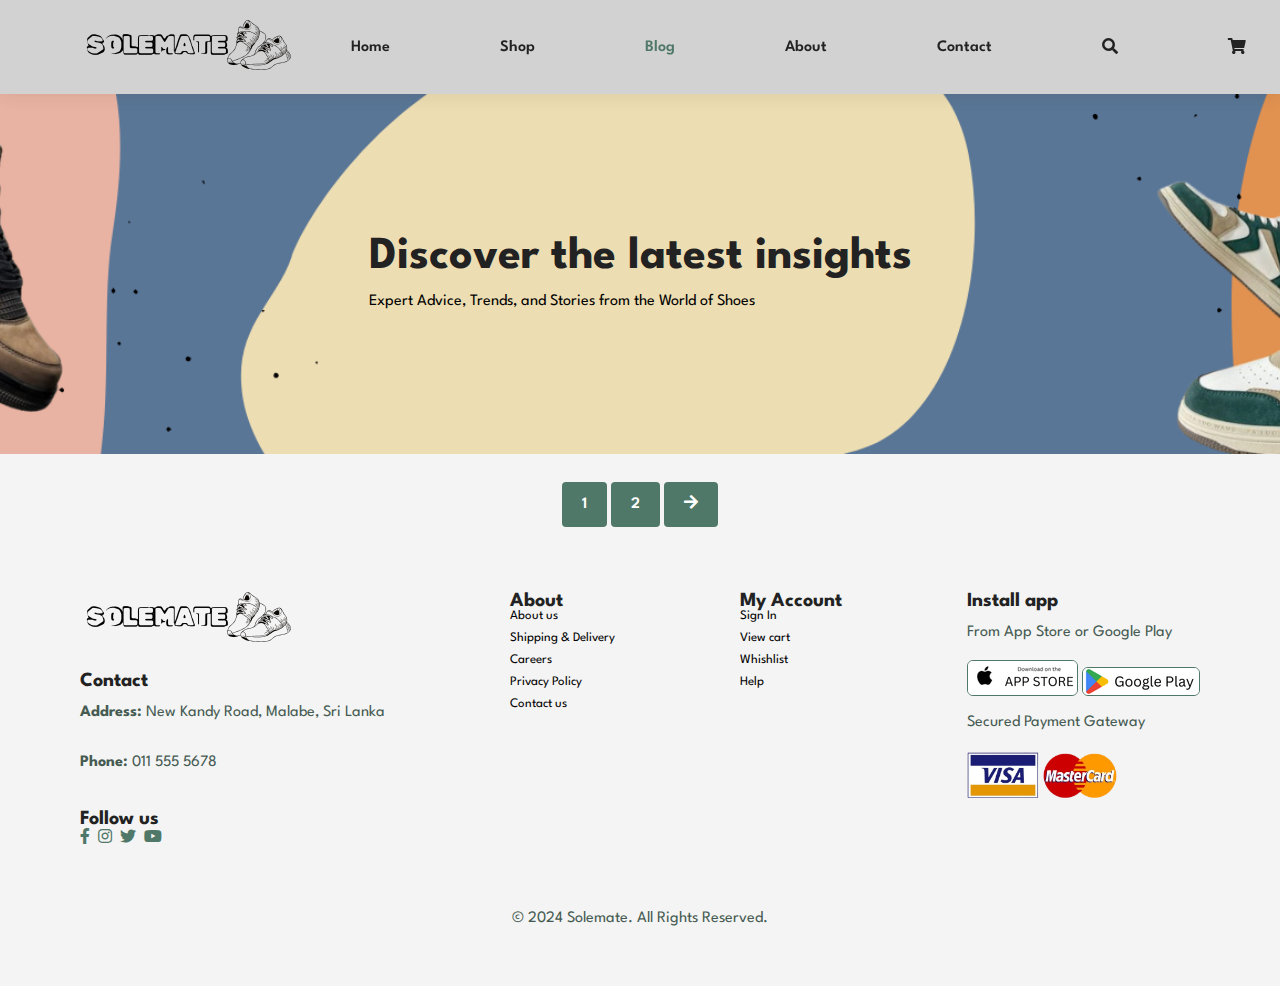
<file: Solemate/blog.html>
<!DOCTYPE html>
<html lang="en">
<head>
    <meta charset="UTF-8">
    <meta http-equiv="X-UA-Compatible" content="IE=Edge">
    <meta name="viewport" content="width=device-width, initial-scale=1.0">
    <title>SOLEMATE</title>
    <link rel="stylesheet" href="https://cdnjs.cloudflare.com/ajax/libs/font-awesome/5.15.4/css/all.min.css" />
    <link rel="stylesheet" href="style.css">
</head>
<body>
    
    <section id="header">
        <a href="#"><img src="SOLEMATE2-removebg-preview.png" width="211" height="50" class="logo"></a>

        <div>
            <ul id="navbar">
                <li><a  href="index.html">Home</a></li>
                <li><a  href="shop.html">Shop</a></li>
                <li><a class="active" href="blog.html">Blog</a></li>
                <li><a href="about.html">About</a></li>
                <li><a href="contact.html">Contact</a></li>
                <li><a href="#" id="search"><i class="fa fa-search" aria-hidden="true"></i></a></li>
                <li><a href="cart.html"><i class="fa fa-shopping-cart" aria-hidden="true"></i></a></li>
                <a href="#" id="close"><i class="fa fa-times"></i></a>

            </ul>
        </div>
        <div id="mobile">
            <a href=""><i class="fa fa-search" aria-hidden="true"></i></a>
            <i id="bar" class="fa fa-bars"></i>
            
        </div>



    </section>

    <section id="page-header" class="blog-header">
        <div class="hero-content">
            
        </div>
    
        <div class="top-right-elements">
            <div class="login">
                <button>Login</button>
            </div>
            <div class="signup">
                <button>Join now</button>
            </div>
        </div>

        <div class="hero-text">
            <h2>Discover the latest insights</h2>
            <p>Expert Advice, Trends, and Stories from the World of Shoes</p>
                <div class="container">

                </div>
        </div>
    </section>

    


    <section id="pagination" class="section-p1">
        <a href="#">1</a>
        <a href="#">2</a>
        <a href="#"><i class="fa fa-arrow-right"></i></a>
    </section>

    <footer class="section-p1">
        <div class="col">
            <img class="logo" src="SOLEMATE2-removebg-preview.png" width="211" height="50">
            <h4>Contact</h4>
            <p> <strong>Address:</strong> New Kandy Road, Malabe, Sri Lanka</p>
            <p> <strong>Phone: </strong> 011 555 5678</p>
            <div class="follow">
                <h4>Follow us</h4>
                <div class="icon">
                    <i class="fab fa-facebook-f"></i>
                    <i class="fab fa-instagram"></i>
                    <i class="fab fa-twitter"></i>
                    <i class="fab fa-youtube"></i>
                    
                </div>

            </div>
        </div>

        <div class="col">
            <h4>About</h4>
            <a href="#">About us</a>
            <a href="#">Shipping & Delivery</a>
            <a href="#">Careers</a>
            <a href="#">Privacy Policy</a>
            <a href="#">Contact us</a>
        </div>

        <div class="col">
            <h4>My Account</h4>
            <a href="#">Sign In</a>
            <a href="#">View cart</a>
            <a href="#">Whishlist</a>
            <a href="#">Help</a>
            
        </div>

        <div class="col install">
            <h4>Install app</h4>
            <p>From App Store or Google Play</p>
            <div class="row">
                <img src="appstore.png">
                <img src="google play.png">
            </div>
            <p>Secured Payment Gateway</p>
            <img src="Bandeira_Visa_E_Master_PNG_Transparent_With_Clear_Background_ID_101011___TopPNG-removebg-preview.png" width="150" height="50">
            
        </div>
        <div class="copyright">
            <p>© 2024 Solemate. All Rights Reserved.</p>
        </div>
    </footer>

    <script src="script.js"></script>
</body>
</html>
</file>
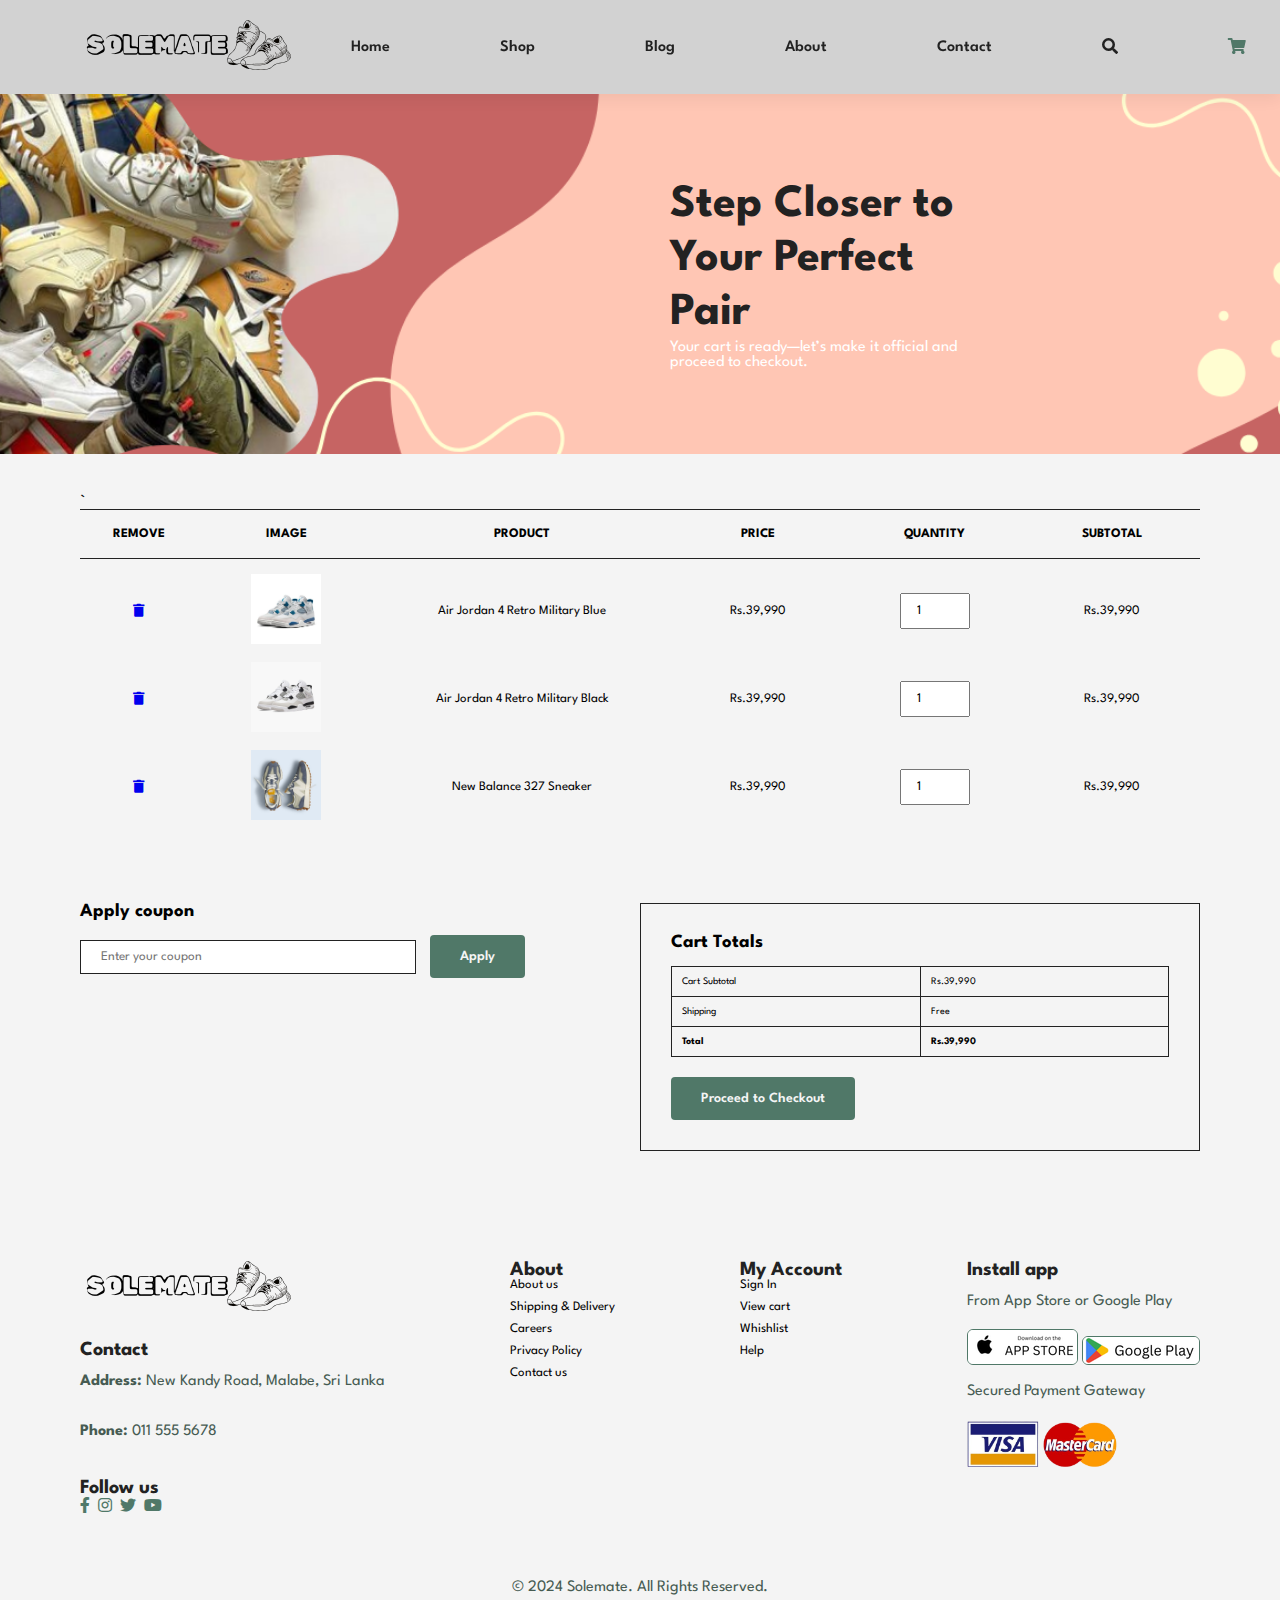
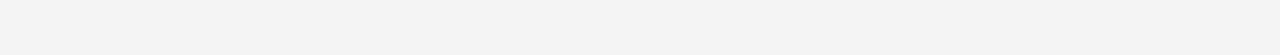
<file: Solemate/cart.html>
<!DOCTYPE html>
<html lang="en">
<head>
    <meta charset="UTF-8">
    <meta http-equiv="X-UA-Compatible" content="IE=Edge">
    <meta name="viewport" content="width=device-width, initial-scale=1.0">
    <title>SOLEMATE</title>
    <link rel="stylesheet" href="https://cdnjs.cloudflare.com/ajax/libs/font-awesome/5.15.4/css/all.min.css" />
    <link rel="stylesheet" href="style.css">
</head>
<body>
    
    <section id="header">
        <a href="#"><img src="SOLEMATE2-removebg-preview.png" width="211" height="50" class="logo"></a>

        <div>
            <ul id="navbar">
                <li><a  href="index.html">Home</a></li>
                <li><a  href="shop.html">Shop</a></li>
                <li><a  href="blog.html">Blog</a></li>
                <li><a href="about.html">About</a></li>
                <li><a  href="contact.html">Contact</a></li>
                <li><a href="#" id="search"><i class="fa fa-search" aria-hidden="true"></i></a></li>
                <li><a class="active" href="cart.html"><i class="fa fa-shopping-cart" aria-hidden="true"></i></a></li>
                <a href="#" id="close"><i class="fa fa-times"></i></a>

            </ul>
        </div>
        <div id="mobile">
            <a href=""><i class="fa fa-search" aria-hidden="true"></i></a>
            <i id="bar" class="fa fa-bars"></i>
            
        </div>



    </section>

    <section id="page-header" class="cart-header">
        <div class="hero-content">
            
        </div>
    
        <div class="top-right-elements">
            <div class="login">
                <button>Login</button>
            </div>
            <div class="signup">
                <button>Join now</button>
            </div>
        </div>

        <div class="hero-text">
            <h2>Step Closer to Your Perfect Pair</h2>
            <p>Your cart is ready—let’s make it official and proceed to checkout.</p>
                <div class="container">

                </div>
        </div>
    </section>

    <section id="cart" class="section-p1">
        <table width="100%">
            <thead>
                <tr>
                    <td>Remove</td>
                    <td>Image</td>
                    <td>Product</td>
                    <td>Price</td>
                    <td>Quantity</td>
                    <td>Subtotal</td>
                </tr>
            </thead>`
            <tbody>
                <tr>
                    <td><a href="#"><i class="fa fa-trash"></i></a></td>
                    <td><img src="Air Jordan 4 Retro Military Blue - 41.jpg"></td>
                    <td>Air Jordan 4 Retro Military Blue</td>
                    <td>Rs.39,990</td>
                    <td><input type="number" value="1"></td>
                    <td>Rs.39,990</td>
                </tr>
                <tr>
                    <td><a href="#"><i class="fa fa-trash"></i></a></td>
                    <td><img src="Air Jordan 4 Retro Military Black.jpg"></td>
                    <td>Air Jordan 4 Retro Military Black</td>
                    <td>Rs.39,990</td>
                    <td><input type="number" value="1"></td>
                    <td>Rs.39,990</td>
                </tr>
                <tr>
                    <td><a href="#"><i class="fa fa-trash"></i></a></td>
                    <td><img src="New Balance 327 Sneakers _ Madewell(1).jpg"></td>
                    <td>New Balance 327 Sneaker</td>
                    <td>Rs.39,990</td>
                    <td><input type="number" value="1"></td>
                    <td>Rs.39,990</td>
                </tr>
            </tbody>
        </table>
    </section>

    <section id="cart-add" class="section-p1">
        <div id="coupon">
            <h3>Apply coupon</h3>
            <div>
                <input type="text" placeholder="Enter your coupon">
                <button class="normal">Apply</button>
            </div>
        </div>

        <div id="subtotal">
            <h3>Cart Totals</h3>
            <table>
                <tr>
                    <td>Cart Subtotal</td>
                    <td>Rs.39,990</td>
                </tr>
                <tr>
                    <td>Shipping</td>
                    <td>Free</td>
                </tr>
                <tr>
                    <td><strong>Total</strong></td>
                    <td><strong>Rs.39,990</strong></td>
                </tr>
            </table>
            <button class="normal">Proceed to Checkout</button>
        </div>
    </section>


    <footer class="section-p1">
        <div class="col">
            <img class="logo" src="SOLEMATE2-removebg-preview.png" width="211" height="50">
            <h4>Contact</h4>
            <p> <strong>Address:</strong> New Kandy Road, Malabe, Sri Lanka</p>
            <p> <strong>Phone: </strong> 011 555 5678</p>
            <div class="follow">
                <h4>Follow us</h4>
                <div class="icon">
                    <i class="fab fa-facebook-f"></i>
                    <i class="fab fa-instagram"></i>
                    <i class="fab fa-twitter"></i>
                    <i class="fab fa-youtube"></i>
                    
                </div>

            </div>
        </div>

        <div class="col">
            <h4>About</h4>
            <a href="#">About us</a>
            <a href="#">Shipping & Delivery</a>
            <a href="#">Careers</a>
            <a href="#">Privacy Policy</a>
            <a href="#">Contact us</a>
        </div>

        <div class="col">
            <h4>My Account</h4>
            <a href="#">Sign In</a>
            <a href="#">View cart</a>
            <a href="#">Whishlist</a>
            <a href="#">Help</a>
            
        </div>

        <div class="col install">
            <h4>Install app</h4>
            <p>From App Store or Google Play</p>
            <div class="row">
                <img src="appstore.png">
                <img src="google play.png">
            </div>
            <p>Secured Payment Gateway</p>
            <img src="Bandeira_Visa_E_Master_PNG_Transparent_With_Clear_Background_ID_101011___TopPNG-removebg-preview.png" width="150" height="50">
            
        </div>
        <div class="copyright">
            <p>© 2024 Solemate. All Rights Reserved.</p>
        </div>
    </footer>

    <script src="script.js"></script>
</body>
</html>
</file>
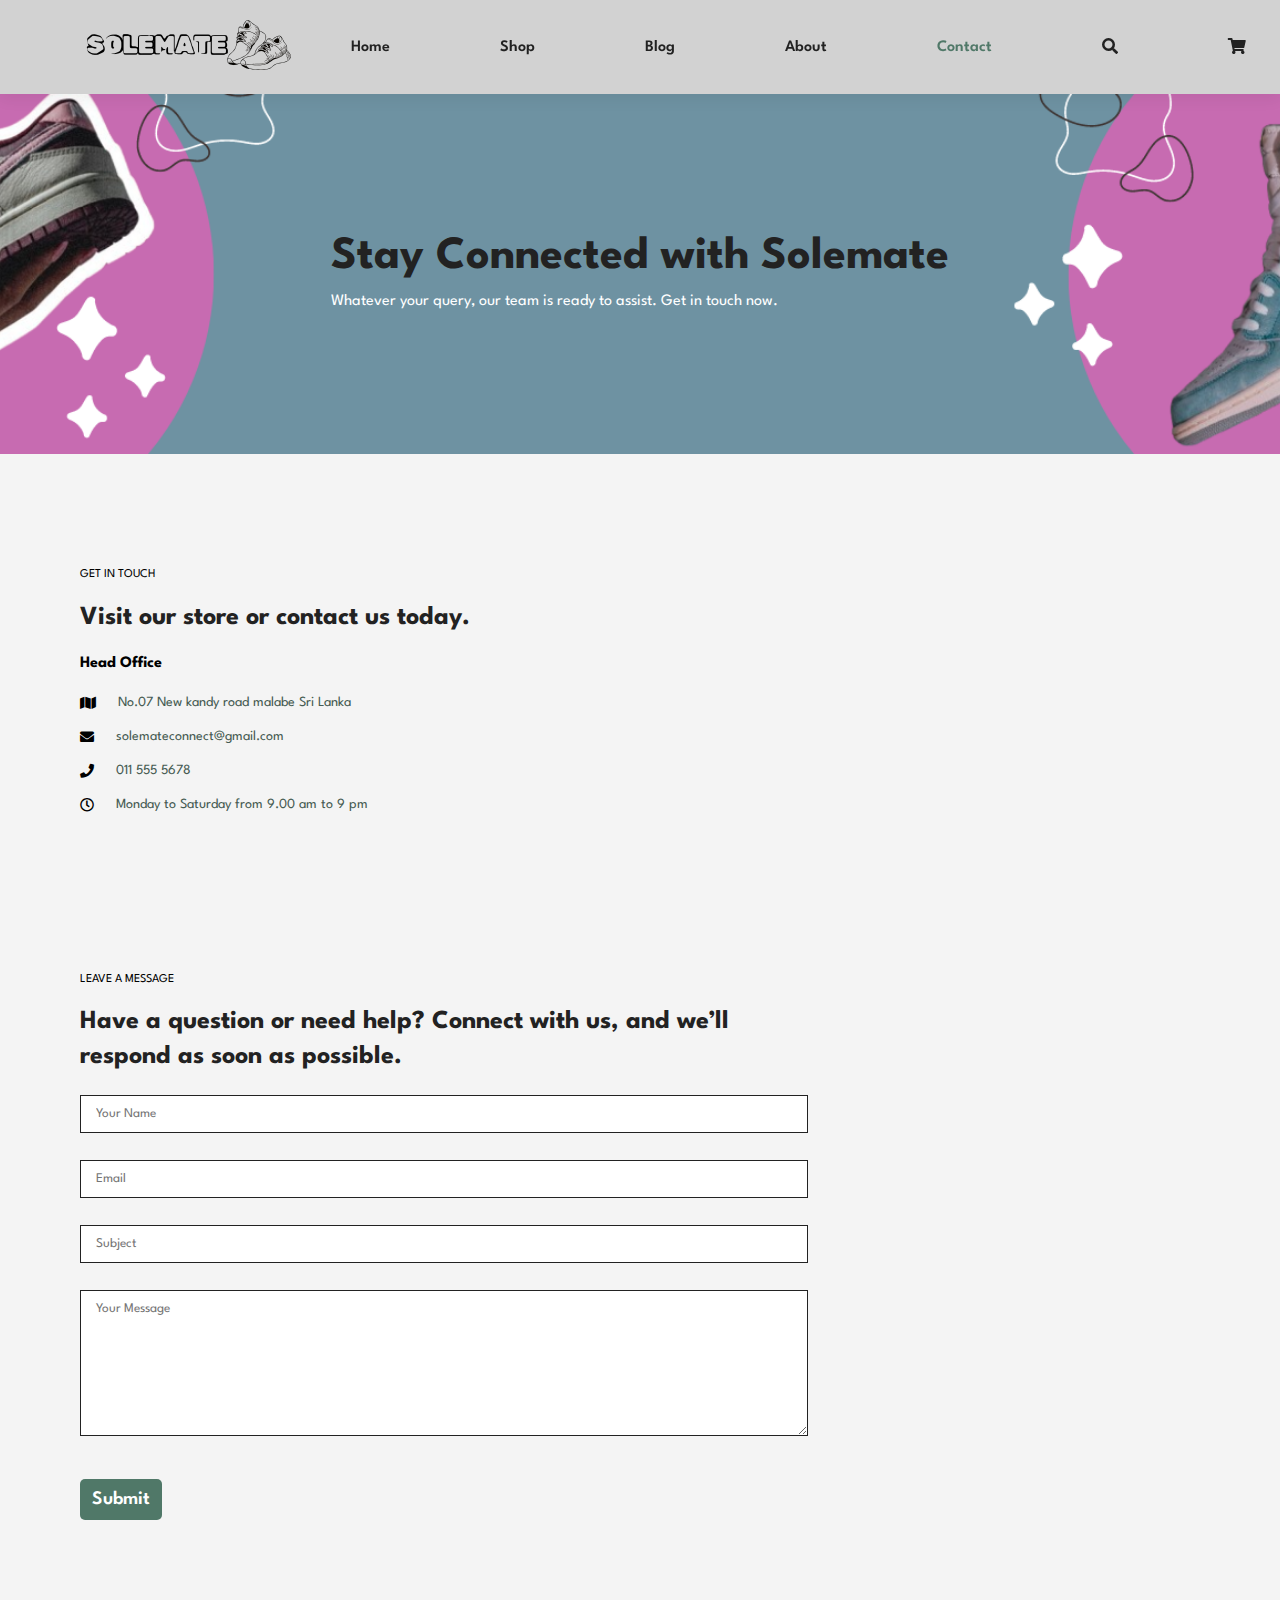
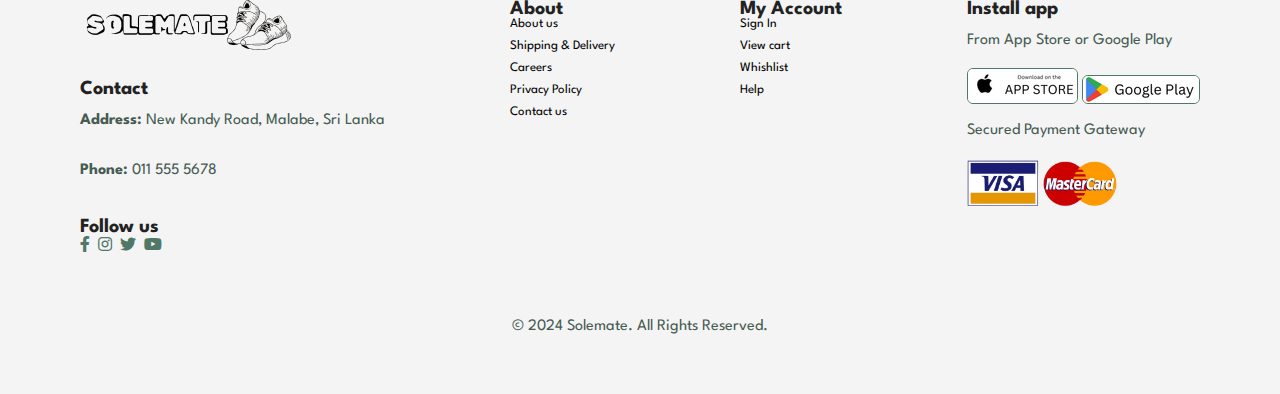
<file: Solemate/contact.html>
<!DOCTYPE html>
<html lang="en">
<head>
    <meta charset="UTF-8">
    <meta http-equiv="X-UA-Compatible" content="IE=Edge">
    <meta name="viewport" content="width=device-width, initial-scale=1.0">
    <title>SOLEMATE - contact</title>
    <link rel="stylesheet" href="https://cdnjs.cloudflare.com/ajax/libs/font-awesome/5.15.4/css/all.min.css" />
    <link rel="stylesheet" href="style.css">
</head>
<body>
    
    <section id="header">
        <a href="#"><img src="SOLEMATE2-removebg-preview.png" width="211" height="50" class="logo"></a>

        <div>
            <ul id="navbar">
                <li><a  href="index.html">Home</a></li>
                <li><a  href="shop.html">Shop</a></li>
                <li><a  href="blog.html">Blog</a></li>
                <li><a href="about.html">About</a></li>
                <li><a class="active" href="contact.html">Contact</a></li>
                <li><a href="#" id="search"><i class="fa fa-search" aria-hidden="true"></i></a></li>
                <li><a href="cart.html"><i class="fa fa-shopping-cart" aria-hidden="true"></i></a></li>
                <a href="#" id="close"><i class="fa fa-times"></i></a>

            </ul>
        </div>
        <div id="mobile">
            <a href=""><i class="fa fa-search" aria-hidden="true"></i></a>
            <i id="bar" class="fa fa-bars"></i>
            
        </div>



    </section>

    <section id="page-header" class="contact-header">
        <div class="hero-content">
            
        </div>
    
        <div class="top-right-elements">
            <div class="login">
                <button>Login</button>
            </div>
            <div class="signup">
                <button>Join now</button>
            </div>
        </div>

        <div class="hero-text">
            <h2>Stay Connected with Solemate</h2>
            <p>Whatever your query, our team is ready to assist. Get in touch now.</p>
                <div class="container">

                </div>
        </div>
    </section>

    <section id="contact-details" class="section-p1">
        <div class="details">
            <span>GET IN TOUCH</span>
            <h2>Visit our store or contact us today.</h2>
            <h3>Head Office</h3>
            <div>
                <li>
                    <i class="fa fa-map"></i>
                    <p>No.07 New kandy road malabe Sri Lanka</p>
                </li>
                <li>
                        <i class="fa fa-envelope"></i>
                        <p>solemateconnect@gmail.com</p>
                    </li>
                    <li>
                        <i class="fa fa-phone"></i>
                        <p>011 555 5678</p>
                    </li>
                <li>
                    <i class="far fa-clock"></i>
                    <p>Monday to Saturday from 9.00 am to 9 pm</p>
                </li>
            </div>
        </div>
        <div class="map">
            <iframe src="https://www.google.com/maps/embed?pb=!1m18!1m12!1m3!1d41115.09341921727!2d79.95118481109198!3d6.904680160922248!2m3!1f0!2f0!3f0!3m2!1i1024!2i768!4f13.1!3m3!1m2!1s0x3ae256d59601df81%3A0x31a1dd96e8d49ba!2sMalabe!5e0!3m2!1sen!2slk!4v1725700263917!5m2!1sen!2slk" width="600" height="450" style="border:0;" allowfullscreen="" loading="lazy" referrerpolicy="no-referrer-when-downgrade"></iframe>
        </div>
    </section>

    <section id="form-details" class="section-p1">
        <form id="contactform" novalidate>
            <span>LEAVE A MESSAGE</span>
            <h2>Have a question or need help? Connect with us, and we’ll respond as soon as possible.</h2>
            <input type="text" placeholder="Your Name">
            <small class="error-message"></small> <!-- Error message for Name -->
            <input type="text" placeholder="Email">
            <small class="error-message"></small> <!-- Error message for Email -->
            <input type="text" placeholder="Subject">
            <small class="error-message"></small> <!-- Error message for Subject -->
            <textarea name="" id="" cols="30" rows="10" placeholder="Your Message"></textarea>
            <small class="error-message"></small> <!-- Error message for Message -->
            <button type="submit" class="normal">Submit</button>
        </form>
    </section>


    <footer class="section-p1">
        <div class="col">
            <img class="logo" src="SOLEMATE2-removebg-preview.png" width="211" height="50">
            <h4>Contact</h4>
            <p> <strong>Address:</strong> New Kandy Road, Malabe, Sri Lanka</p>
            <p> <strong>Phone: </strong> 011 555 5678</p>
            <div class="follow">
                <h4>Follow us</h4>
                <div class="icon">
                    <i class="fab fa-facebook-f"></i>
                    <i class="fab fa-instagram"></i>
                    <i class="fab fa-twitter"></i>
                    <i class="fab fa-youtube"></i>
                    
                </div>

            </div>
        </div>

        <div class="col">
            <h4>About</h4>
            <a href="#">About us</a>
            <a href="#">Shipping & Delivery</a>
            <a href="#">Careers</a>
            <a href="#">Privacy Policy</a>
            <a href="#">Contact us</a>
        </div>

        <div class="col">
            <h4>My Account</h4>
            <a href="#">Sign In</a>
            <a href="#">View cart</a>
            <a href="#">Whishlist</a>
            <a href="#">Help</a>
            
        </div>

        <div class="col install">
            <h4>Install app</h4>
            <p>From App Store or Google Play</p>
            <div class="row">
                <img src="appstore.png">
                <img src="google play.png">
            </div>
            <p>Secured Payment Gateway</p>
            <img src="Bandeira_Visa_E_Master_PNG_Transparent_With_Clear_Background_ID_101011___TopPNG-removebg-preview.png" width="150" height="50">
            
        </div>
        <div class="copyright">
            <p>© 2024 Solemate. All Rights Reserved.</p>
        </div>
    </footer>

    <script src="contact.js"></script>
</body>
</html>
</file>
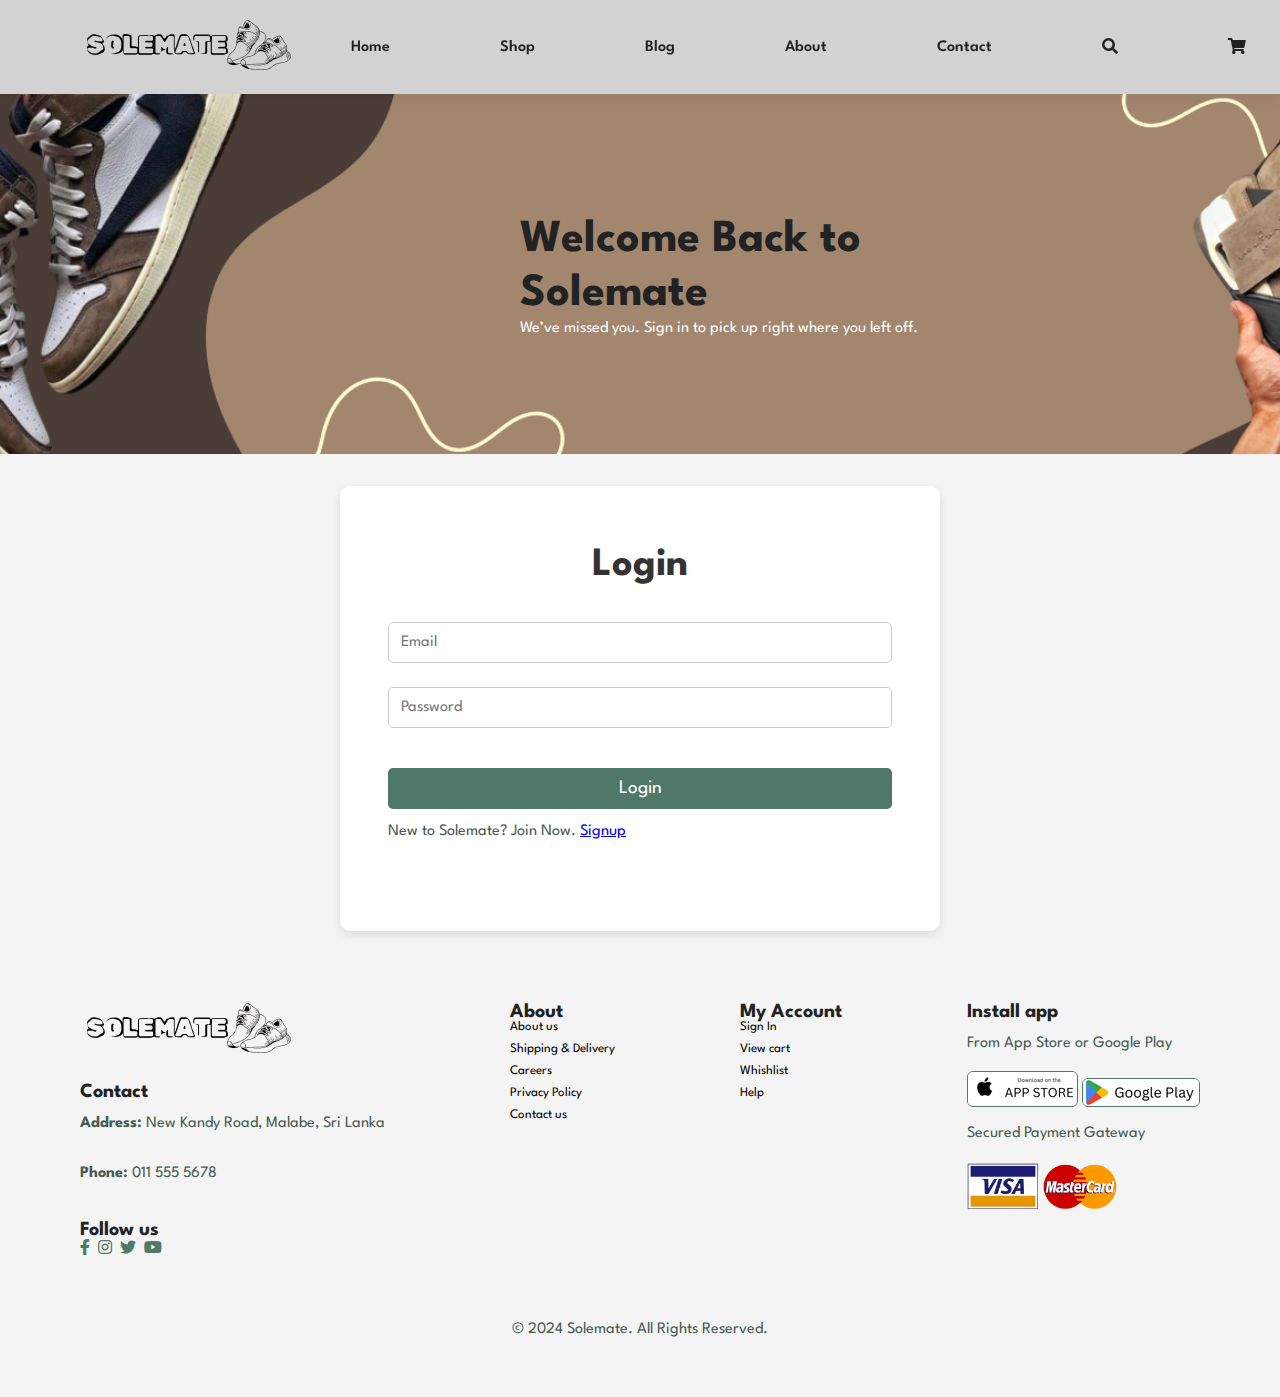
<file: Solemate/login.html>
<!DOCTYPE html>
<html lang="en">
<head>
    <meta charset="UTF-8">
    <meta http-equiv="X-UA-Compatible" content="IE=Edge">
    <meta name="viewport" content="width=device-width, initial-scale=1.0">
    <title>SOLEMATE</title>
    <link rel="stylesheet" href="https://cdnjs.cloudflare.com/ajax/libs/font-awesome/5.15.4/css/all.min.css" />
    <link rel="stylesheet" href="style.css">
</head>
<body>
    
    <section id="header">
        <a href="#"><img src="SOLEMATE2-removebg-preview.png" width="211" height="50" class="logo"></a>

        <div>
            <ul id="navbar">
                <li><a  href="index.html">Home</a></li>
                <li><a  href="shop.html">Shop</a></li>
                <li><a  href="blog.html">Blog</a></li>
                <li><a href="about.html">About</a></li>
                <li><a href="contact.html">Contact</a></li>
                <li><a href="#" id="search"><i class="fa fa-search" aria-hidden="true"></i></a></li>
                <li><a href="cart.html"><i class="fa fa-shopping-cart" aria-hidden="true"></i></a></li>
                <a href="#" id="close"><i class="fa fa-times"></i></a>

            </ul>
        </div>
        <div id="mobile">
            <a href=""><i class="fa fa-search" aria-hidden="true"></i></a>
            <i id="bar" class="fa fa-bars"></i>
            
        </div>



    </section>

    <section id="page-header" class="login-header">
        <div class="hero-content">
            
        </div>
    
        <div class="top-right-elements">
            <div class="login">
                <button a href="login.html">Login</button>
            </div>
            <div class="signup">
                <button>Join now</button>
            </div>
        </div>

        <div class="hero-text">
            <h2>Welcome Back to Solemate</h2>
            <p>We’ve missed you. Sign in to pick up right where you left off.</p>
                <div class="container">

                </div>
        </div>
    </section>


    <section id="insert">
        <div class="wrapper">
            <h1>Login</h1>
            <form id="loginform">
                <div class="incorrect">
                    <input type="email" name="email" id="email-input" placeholder="Email">
                </div>
                <div>
                    <input type="password" name="password" id="password-input" placeholder="Password">
                </div>
                <button type="submit">Login</button>
                <div class="signup-link">
                    <p>New to Solemate? Join Now. <a href="Signup.html">Signup</a></p>
                </div>


            </form>
        </div>
    </section>


    <footer class="section-p1">
        <div class="col">
            <img class="logo" src="SOLEMATE2-removebg-preview.png" width="211" height="50">
            <h4>Contact</h4>
            <p> <strong>Address:</strong> New Kandy Road, Malabe, Sri Lanka</p>
            <p> <strong>Phone: </strong> 011 555 5678</p>
            <div class="follow">
                <h4>Follow us</h4>
                <div class="icon">
                    <i class="fab fa-facebook-f"></i>
                    <i class="fab fa-instagram"></i>
                    <i class="fab fa-twitter"></i>
                    <i class="fab fa-youtube"></i>
                    
                </div>

            </div>
        </div>

        <div class="col">
            <h4>About</h4>
            <a href="#">About us</a>
            <a href="#">Shipping & Delivery</a>
            <a href="#">Careers</a>
            <a href="#">Privacy Policy</a>
            <a href="#">Contact us</a>
        </div>

        <div class="col">
            <h4>My Account</h4>
            <a href="#">Sign In</a>
            <a href="#">View cart</a>
            <a href="#">Whishlist</a>
            <a href="#">Help</a>
            
        </div>

        <div class="col install">
            <h4>Install app</h4>
            <p>From App Store or Google Play</p>
            <div class="row">
                <img src="appstore.png">
                <img src="google play.png">
            </div>
            <p>Secured Payment Gateway</p>
            <img src="Bandeira_Visa_E_Master_PNG_Transparent_With_Clear_Background_ID_101011___TopPNG-removebg-preview.png" width="150" height="50">
            
        </div>
        <div class="copyright">
            <p>© 2024 Solemate. All Rights Reserved.</p>
        </div>
    </footer>

    <script src="login.js"></script>
</body>
</html>
</file>
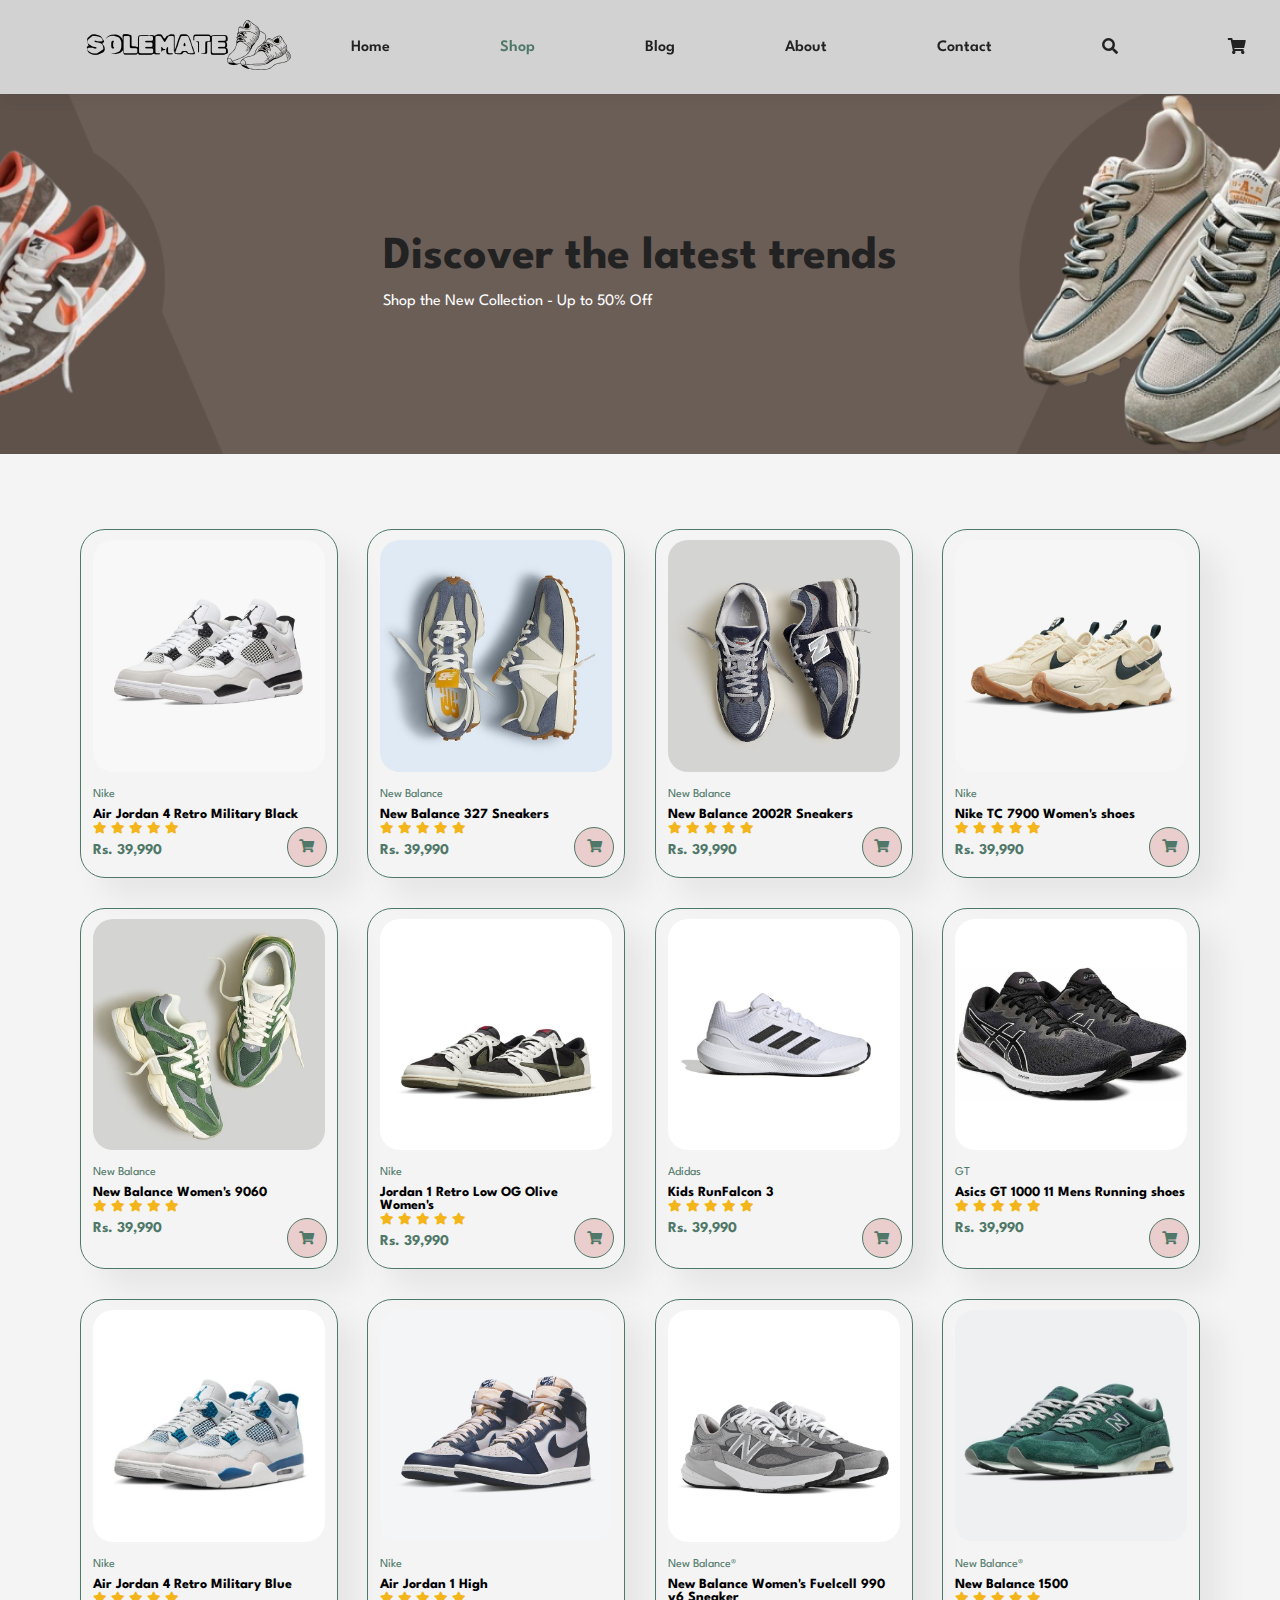
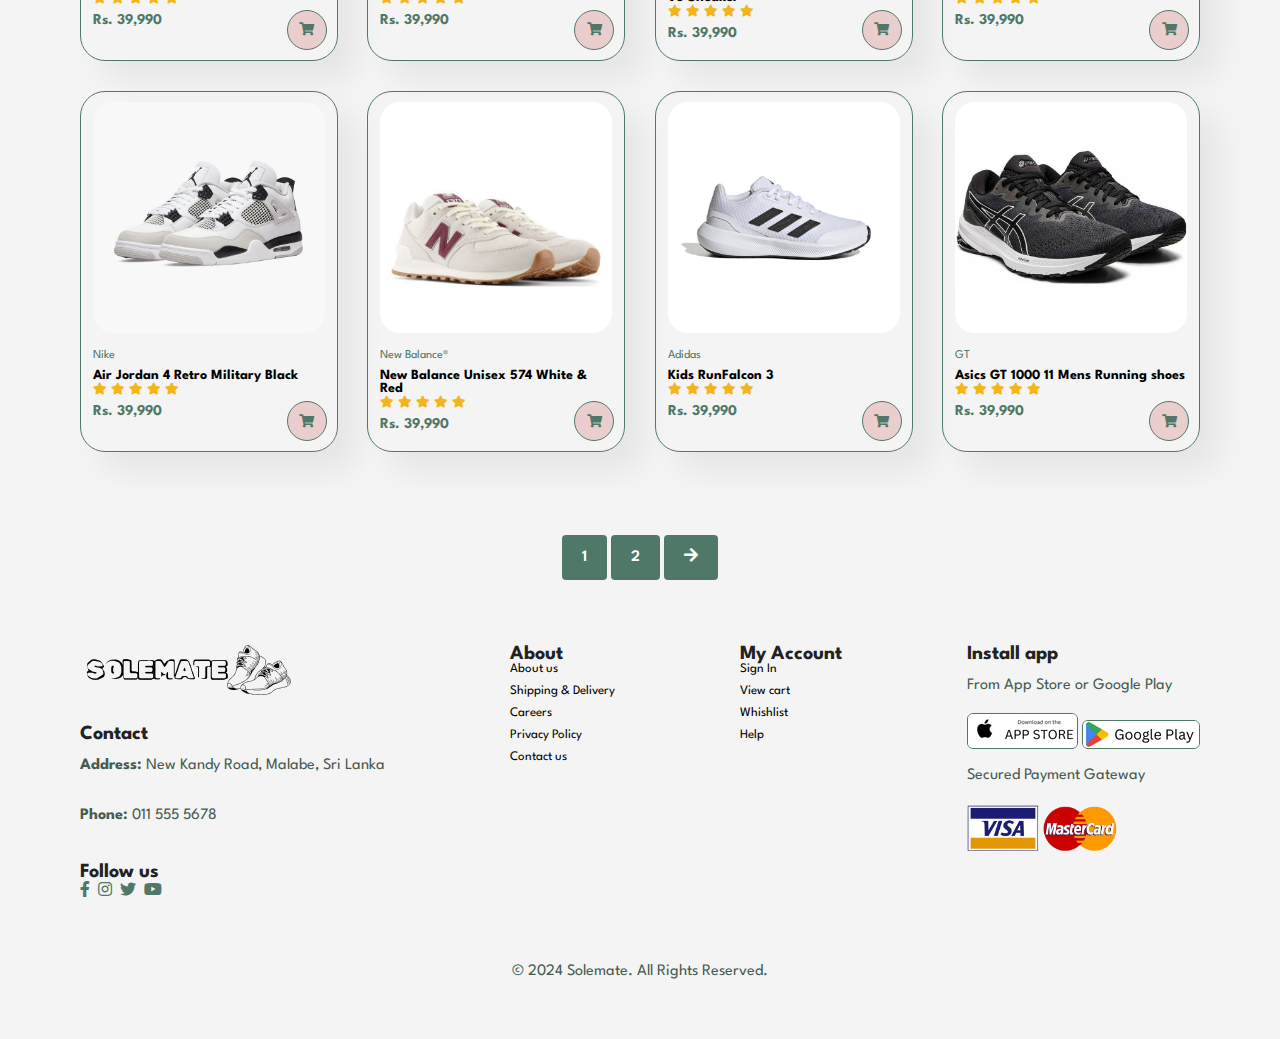
<file: Solemate/shop.html>
<!DOCTYPE html>
<html lang="en">
<head>
    <meta charset="UTF-8">
    <meta http-equiv="X-UA-Compatible" content="IE=Edge">
    <meta name="viewport" content="width=device-width, initial-scale=1.0">
    <title>SOLEMATE</title>
    <link rel="stylesheet" href="https://cdnjs.cloudflare.com/ajax/libs/font-awesome/5.15.4/css/all.min.css" />
    <link rel="stylesheet" href="style.css">
</head>
<body>
    
    <section id="header">
        <a href="#"><img src="SOLEMATE2-removebg-preview.png" width="211" height="50" class="logo"></a>

        <div>
            <ul id="navbar">
                <li><a  href="index.html">Home</a></li>
                <li><a class="active" href="shop.html">Shop</a></li>
                <li><a href="blog.html">Blog</a></li>
                <li><a href="about.html">About</a></li>
                <li><a href="contact.html">Contact</a></li>
                <li><a href="#" id="search"><i class="fa fa-search" aria-hidden="true"></i></a></li>
                <li><a href="cart.html"><i class="fa fa-shopping-cart" aria-hidden="true"></i></a></li>
                <a href="#" id="close"><i class="fa fa-times"></i></a>

            </ul>
        </div>
        <div id="mobile">
            <a href=""><i class="fa fa-search" aria-hidden="true"></i></a>
            <i id="bar" class="fa fa-bars"></i>
            
        </div>



    </section>

    <section id="page-header">
        <div class="hero-content">
            
        </div>
    
        <div class="top-right-elements">
            <div class="login">
                <button>Login</button>
            </div>
            <div class="signup">
                <button>Join now</button>
            </div>
        </div>

        <div class="hero-text">
            <h2>Discover the latest trends</h2>
            <p>Shop the New Collection - <span>Up to 50% Off</span></p>
                <div class="container">

                </div>
        </div>
        
    </section>

    <section id="product1" class="section-p1">
        <div class="pro-container" onclick="window.location.href='product.html';">
            <div class="pro">
                <img src="Air Jordan 4 Retro Military Black.jpg">
                <div class="des">
                    <span>Nike</span>
                    <h5>Air Jordan 4 Retro Military Black</h5>
                    <div class="star">
                        <i class="fas fa-star"></i>
                        <i class="fas fa-star"></i>
                        <i class="fas fa-star"></i>
                        <i class="fas fa-star"></i>
                        <i class="fas fa-star"></i>
                    </div>
                    <h4>Rs. 39,990</h4>
                </div>
                <button class="cart-button"><i class="fa fa-shopping-cart" aria-hidden="true"></i></button>
            </div>
            <div class="pro">
                <img src="New Balance 327 Sneakers _ Madewell(1).jpg">
                <div class="des">
                    <span>New Balance</span>
                    <h5>New Balance 327 Sneakers</h5>
                    <div class="star">
                        <i class="fas fa-star"></i>
                        <i class="fas fa-star"></i>
                        <i class="fas fa-star"></i>
                        <i class="fas fa-star"></i>
                        <i class="fas fa-star"></i>
                    </div>
                    <h4>Rs. 39,990</h4>
                </div>
                <button class="cart-button"><i class="fa fa-shopping-cart" aria-hidden="true"></i></button>
            </div><div class="pro">
                <img src="New Balance 2002R Sneakers _ Madewell(1).jpg">
                <div class="des">
                    <span>New Balance</span>
                    <h5>New Balance 2002R Sneakers</h5>
                    <div class="star">
                        <i class="fas fa-star"></i>
                        <i class="fas fa-star"></i>
                        <i class="fas fa-star"></i>
                        <i class="fas fa-star"></i>
                        <i class="fas fa-star"></i>
                    </div>
                    <h4>Rs. 39,990</h4>
                </div>
                <button class="cart-button"><i class="fa fa-shopping-cart" aria-hidden="true"></i></button>
            </div><div class="pro">
                <img src="Nike TC 7900 Women's Shoes(1).jpg">
                <div class="des">
                    <span>Nike</span>
                    <h5>Nike TC 7900 Women's shoes</h5>
                    <div class="star">
                        <i class="fas fa-star"></i>
                        <i class="fas fa-star"></i>
                        <i class="fas fa-star"></i>
                        <i class="fas fa-star"></i>
                        <i class="fas fa-star"></i>
                    </div>
                    <h4>Rs. 39,990</h4>
                </div>
                <button class="cart-button"><i class="fa fa-shopping-cart" aria-hidden="true"></i></button>
            </div><div class="pro">
                <img src="Women's New Balance Shoes.jpg">
                <div class="des">
                    <span>New Balance</span>
                    <h5>New Balance Women's 9060</h5>
                    <div class="star">
                        <i class="fas fa-star"></i>
                        <i class="fas fa-star"></i>
                        <i class="fas fa-star"></i>
                        <i class="fas fa-star"></i>
                        <i class="fas fa-star"></i>
                    </div>
                    <h4>Rs. 39,990</h4>
                </div>
                <button class="cart-button"><i class="fa fa-shopping-cart" aria-hidden="true"></i></button>
            </div><div class="pro">
                <img src="Jordan 1 Retro Low OG SP Travis Scott Olive (Women's) - US 6_5 W - EU 37.jpg">
                <div class="des">
                    <span>Nike</span>
                    <h5>Jordan 1 Retro Low OG Olive Women's</h5>
                    <div class="star">
                        <i class="fas fa-star"></i>
                        <i class="fas fa-star"></i>
                        <i class="fas fa-star"></i>
                        <i class="fas fa-star"></i>
                        <i class="fas fa-star"></i>
                    </div>
                    <h4>Rs. 39,990</h4>
                </div>
                <button class="cart-button"><i class="fa fa-shopping-cart" aria-hidden="true"></i></button>
            </div><div class="pro">
                <img src="Adidas Kids RunFalcon 3 Lace Shoes Size_ UK 3, Colour_ White.jpg">
                <div class="des">
                    <span>Adidas</span>
                    <h5>Kids RunFalcon 3</h5>
                    <div class="star">
                        <i class="fas fa-star"></i>
                        <i class="fas fa-star"></i>
                        <i class="fas fa-star"></i>
                        <i class="fas fa-star"></i>
                        <i class="fas fa-star"></i>
                    </div>
                    <h4>Rs. 39,990</h4>
                </div>
                <button class="cart-button"><i class="fa fa-shopping-cart" aria-hidden="true"></i></button>
            </div><div class="pro">
                <img src="Asics GT 1000 11 Mens Running Shoes - Black - UK 8_5.jpg">
                <div class="des">
                    <span>GT</span>
                    <h5>Asics GT 1000 11 Mens Running shoes</h5>
                    <div class="star">
                        <i class="fas fa-star"></i>
                        <i class="fas fa-star"></i>
                        <i class="fas fa-star"></i>
                        <i class="fas fa-star"></i>
                        <i class="fas fa-star"></i>
                    </div>
                    <h4>Rs. 39,990</h4>
                </div>
                <button class="cart-button"><i class="fa fa-shopping-cart" aria-hidden="true"></i></button>
            </div>
        
            <div class="pro">
                <img src="Air Jordan 4 Retro Military Blue - 41.jpg">
                <div class="des">
                    <span>Nike</span>
                    <h5>Air Jordan 4 Retro Military Blue</h5>
                    <div class="star">
                        <i class="fas fa-star"></i>
                        <i class="fas fa-star"></i>
                        <i class="fas fa-star"></i>
                        <i class="fas fa-star"></i>
                        <i class="fas fa-star"></i>
                    </div>
                    <h4>Rs. 39,990</h4>
                </div>
                <button class="cart-button"><i class="fa fa-shopping-cart" aria-hidden="true"></i></button>
            </div>
            <div class="pro">
                <img src="Where To Buy The Air Jordan 1 '85 High Georgetown .jpeg">
                <div class="des">
                    <span>Nike</span>
                    <h5>Air Jordan 1 High </h5>
                    <div class="star">
                        <i class="fas fa-star"></i>
                        <i class="fas fa-star"></i>
                        <i class="fas fa-star"></i>
                        <i class="fas fa-star"></i>
                        <i class="fas fa-star"></i>
                    </div>
                    <h4>Rs. 39,990</h4>
                </div>
                <button class="cart-button"><i class="fa fa-shopping-cart" aria-hidden="true"></i></button>
            </div><div class="pro">
                <img src="New Balance women's Fuelcell 990 V6 Sneaker.jpg">
                <div class="des">
                    <span>New Balance®</span>
                    <h5>New Balance Women's Fuelcell 990 v6 Sneaker</h5>
                    <div class="star">
                        <i class="fas fa-star"></i>
                        <i class="fas fa-star"></i>
                        <i class="fas fa-star"></i>
                        <i class="fas fa-star"></i>
                        <i class="fas fa-star"></i>
                    </div>
                    <h4>Rs. 39,990</h4>
                </div>
                <button class="cart-button"><i class="fa fa-shopping-cart" aria-hidden="true"></i></button>
            </div><div class="pro">
                <img src="New Balance 1500 Made in England  2024  Size 12  Green.jpg">
                <div class="des">
                    <span>New Balance®</span>
                    <h5>New Balance 1500</h5>
                    <div class="star">
                        <i class="fas fa-star"></i>
                        <i class="fas fa-star"></i>
                        <i class="fas fa-star"></i>
                        <i class="fas fa-star"></i>
                        <i class="fas fa-star"></i>
                    </div>
                    <h4>Rs. 39,990</h4>
                </div>
                <button class="cart-button"><i class="fa fa-shopping-cart" aria-hidden="true"></i></button>
            </div><div class="pro">
                <img src="Air Jordan 4 Retro Military Black.jpg">
                <div class="des">
                    <span>Nike</span>
                    <h5>Air Jordan 4 Retro Military Black</h5>
                    <div class="star">
                        <i class="fas fa-star"></i>
                        <i class="fas fa-star"></i>
                        <i class="fas fa-star"></i>
                        <i class="fas fa-star"></i>
                        <i class="fas fa-star"></i>
                    </div>
                    <h4>Rs. 39,990</h4>
                </div>
                <button class="cart-button"><i class="fa fa-shopping-cart" aria-hidden="true"></i></button>
            </div><div class="pro">
                <img src="New Balance Unisex 574 in White_Red Suede_Mesh, size 8_5.jpg">
                <div class="des">
                    <span>New Balance®</span>
                    <h5>New Balance Unisex 574 White & Red</h5>
                    <div class="star">
                        <i class="fas fa-star"></i>
                        <i class="fas fa-star"></i>
                        <i class="fas fa-star"></i>
                        <i class="fas fa-star"></i>
                        <i class="fas fa-star"></i>
                    </div>
                    <h4>Rs. 39,990</h4>
                </div>
                <button class="cart-button"><i class="fa fa-shopping-cart" aria-hidden="true"></i></button>
            </div><div class="pro">
                <img src="Adidas Kids RunFalcon 3 Lace Shoes Size_ UK 3, Colour_ White.jpg">
                <div class="des">
                    <span>Adidas</span>
                    <h5>Kids RunFalcon 3</h5>
                    <div class="star">
                        <i class="fas fa-star"></i>
                        <i class="fas fa-star"></i>
                        <i class="fas fa-star"></i>
                        <i class="fas fa-star"></i>
                        <i class="fas fa-star"></i>
                    </div>
                    <h4>Rs. 39,990</h4>
                </div>
                <button class="cart-button"><i class="fa fa-shopping-cart" aria-hidden="true"></i></button>
            </div><div class="pro">
                <img src="Asics GT 1000 11 Mens Running Shoes - Black - UK 8_5.jpg">
                <div class="des">
                    <span>GT</span>
                    <h5>Asics GT 1000 11 Mens Running shoes</h5>
                    <div class="star">
                        <i class="fas fa-star"></i>
                        <i class="fas fa-star"></i>
                        <i class="fas fa-star"></i>
                        <i class="fas fa-star"></i>
                        <i class="fas fa-star"></i>
                    </div>
                    <h4>Rs. 39,990</h4>
                </div>
                <button class="cart-button"><i class="fa fa-shopping-cart" aria-hidden="true"></i></button>
            </div>
        </div>
    </section>

    <section id="pagination" class="section-p1">
        <a href="#">1</a>
        <a href="#">2</a>
        <a href="#"><i class="fa fa-arrow-right"></i></a>
    </section>

    <footer class="section-p1">
        <div class="col">
            <img class="logo" src="SOLEMATE2-removebg-preview.png" width="211" height="50">
            <h4>Contact</h4>
            <p> <strong>Address:</strong> New Kandy Road, Malabe, Sri Lanka</p>
            <p> <strong>Phone: </strong> 011 555 5678</p>
            <div class="follow">
                <h4>Follow us</h4>
                <div class="icon">
                    <i class="fab fa-facebook-f"></i>
                    <i class="fab fa-instagram"></i>
                    <i class="fab fa-twitter"></i>
                    <i class="fab fa-youtube"></i>
                    
                </div>

            </div>
        </div>

        <div class="col">
            <h4>About</h4>
            <a href="#">About us</a>
            <a href="#">Shipping & Delivery</a>
            <a href="#">Careers</a>
            <a href="#">Privacy Policy</a>
            <a href="#">Contact us</a>
        </div>

        <div class="col">
            <h4>My Account</h4>
            <a href="#">Sign In</a>
            <a href="#">View cart</a>
            <a href="#">Whishlist</a>
            <a href="#">Help</a>
            
        </div>

        <div class="col install">
            <h4>Install app</h4>
            <p>From App Store or Google Play</p>
            <div class="row">
                <img src="appstore.png">
                <img src="google play.png">
            </div>
            <p>Secured Payment Gateway</p>
            <img src="Bandeira_Visa_E_Master_PNG_Transparent_With_Clear_Background_ID_101011___TopPNG-removebg-preview.png" width="150" height="50">
            
        </div>
        <div class="copyright">
            <p>© 2024 Solemate. All Rights Reserved.</p>
        </div>
    </footer>

    <script src="script.js"></script>
</body>
</html>
</file>
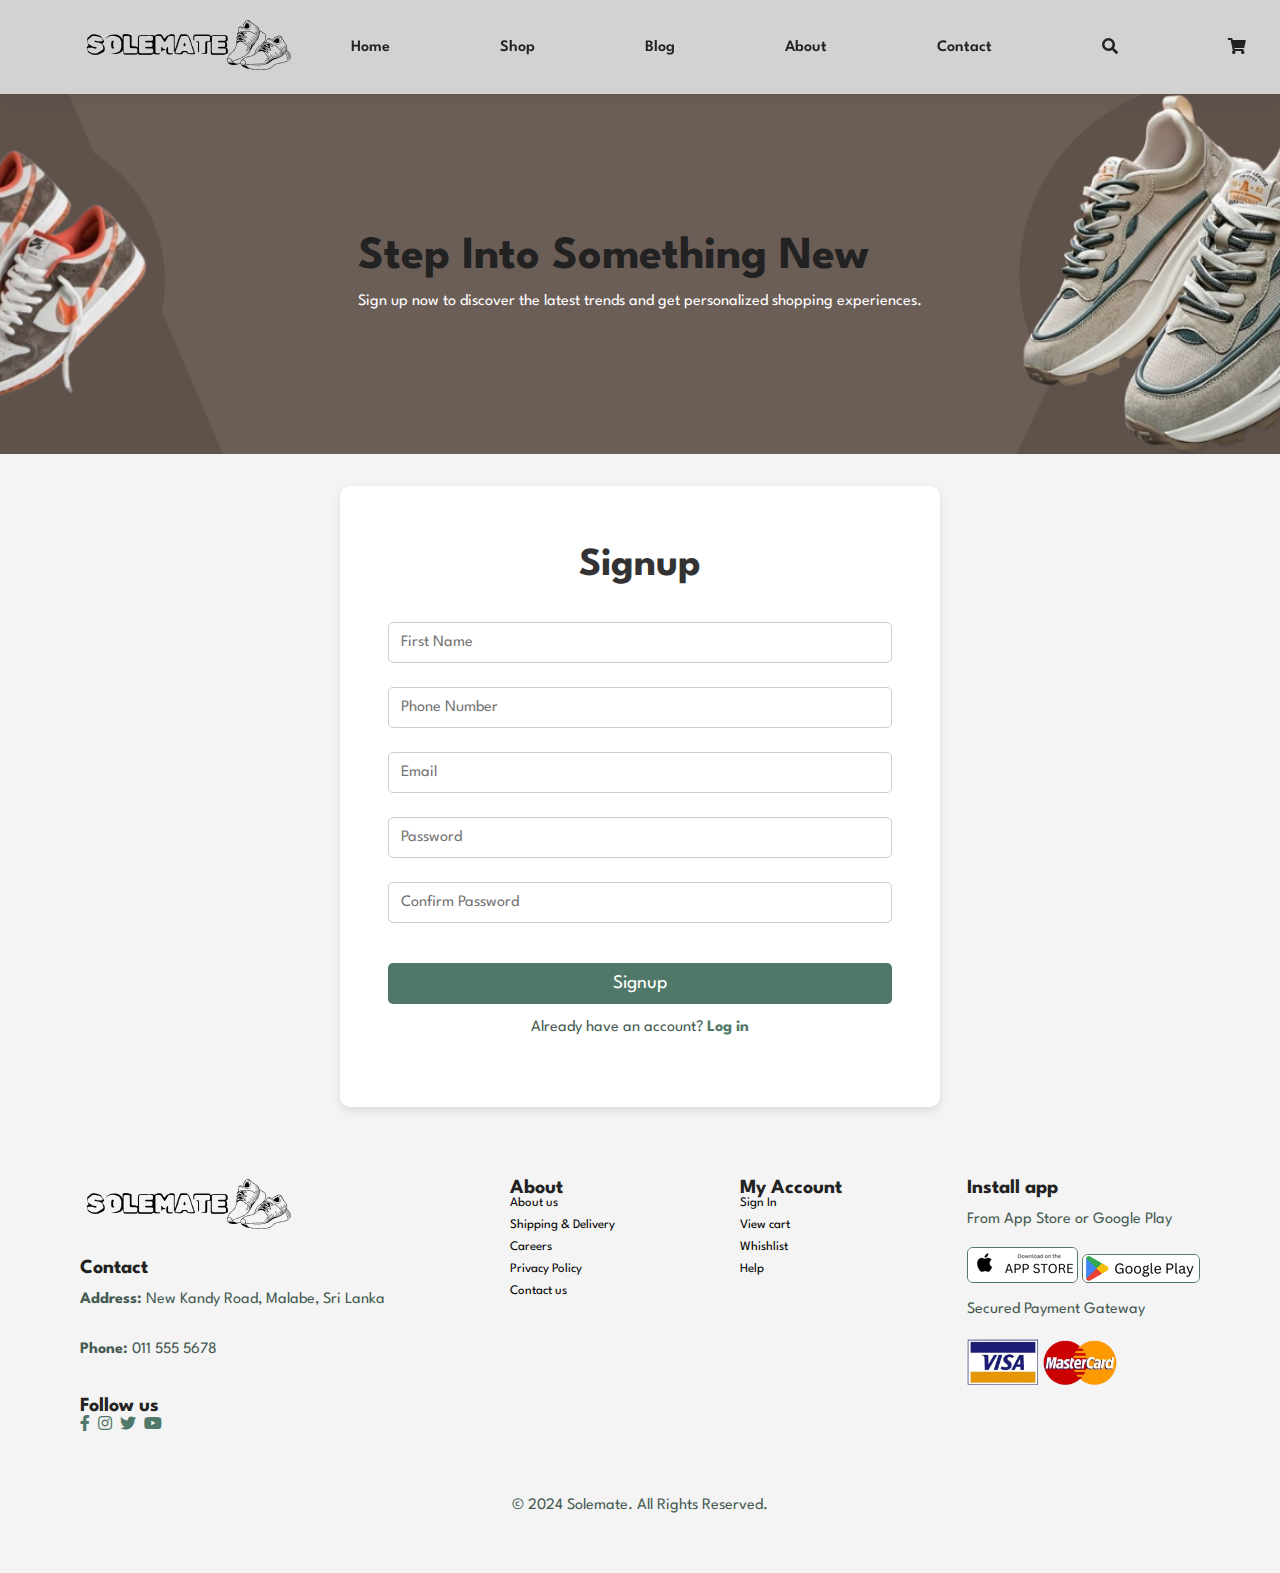
<file: Solemate/signup.html>
<!DOCTYPE html>
<html lang="en">
<head>
    <meta charset="UTF-8">
    <meta http-equiv="X-UA-Compatible" content="IE=Edge">
    <meta name="viewport" content="width=device-width, initial-scale=1.0">
    <title>SOLEMATE</title>
    <link rel="stylesheet" href="https://cdnjs.cloudflare.com/ajax/libs/font-awesome/5.15.4/css/all.min.css" />
    <link rel="stylesheet" href="style.css">
</head>
<body>
    
    <section id="header">
        <a href="#"><img src="SOLEMATE2-removebg-preview.png" width="211" height="50" class="logo"></a>

        <div>
            <ul id="navbar">
                <li><a  href="index.html">Home</a></li>
                <li><a  href="shop.html">Shop</a></li>
                <li><a  href="blog.html">Blog</a></li>
                <li><a href="about.html">About</a></li>
                <li><a  href="contact.html">Contact</a></li>
                <li><a href="#" id="search"><i class="fa fa-search" aria-hidden="true"></i></a></li>
                <li><a href="cart.html"><i class="fa fa-shopping-cart" aria-hidden="true"></i></a></li>
                <a href="#" id="close"><i class="fa fa-times"></i></a>

            </ul>
        </div>
        <div id="mobile">
            <a href=""><i class="fa fa-search" aria-hidden="true"></i></a>
            <i id="bar" class="fa fa-bars"></i>
            
        </div>



    </section>

    <section id="page-header" class="signup-header">
        <div class="hero-content">
            
        </div>
    
        <div class="top-right-elements">
            <div class="login">
                <button a href="login.html">Login</button>
            </div>
            <div class="signup">
                <button>Join now</button>
            </div>
        </div>

        <div class="hero-text">
            <h2>Step Into Something New</h2>
            <p>Sign up now to discover the latest trends and get personalized shopping experiences.</p>
                <div class="container">

                </div>
        </div>
    </section>


    <section id="insert">
        <div class="wrapper">
            <h1>Signup</h1>
            <form id="signupForm">
                <div class="incorrect">
                    <input type="text" name="firstname" id="firstname-input" placeholder="First Name">
                </div>
                <div>
                    <input type="text" name="phonenumber" id="phonenumber-input" placeholder="Phone Number">
                </div>
                    <div>
                        <input type="email" name="email" id="email-input" placeholder="Email">
                    </div>
                <div>
                    <input type="password" name="password" id="password-input" placeholder="Password">
                </div>
                <div>
                    <input type="password" name="confirm-password" id="confirm-password-input" placeholder="Confirm Password">
                </div>
                <button type="submit">Signup</button>
                <div class="login-link">
                    <p>Already have an account? <a href="login.html">Log in</a></p>
                </div>
            </form>
        </div>
    </section>
    


    <footer class="section-p1">
        <div class="col">
            <img class="logo" src="SOLEMATE2-removebg-preview.png" width="211" height="50">
            <h4>Contact</h4>
            <p> <strong>Address:</strong> New Kandy Road, Malabe, Sri Lanka</p>
            <p> <strong>Phone: </strong> 011 555 5678</p>
            <div class="follow">
                <h4>Follow us</h4>
                <div class="icon">
                    <i class="fab fa-facebook-f"></i>
                    <i class="fab fa-instagram"></i>
                    <i class="fab fa-twitter"></i>
                    <i class="fab fa-youtube"></i>
                    
                </div>

            </div>
        </div>

        <div class="col">
            <h4>About</h4>
            <a href="#">About us</a>
            <a href="#">Shipping & Delivery</a>
            <a href="#">Careers</a>
            <a href="#">Privacy Policy</a>
            <a href="#">Contact us</a>
        </div>

        <div class="col">
            <h4>My Account</h4>
            <a href="#">Sign In</a>
            <a href="#">View cart</a>
            <a href="#">Whishlist</a>
            <a href="#">Help</a>
            
        </div>

        <div class="col install">
            <h4>Install app</h4>
            <p>From App Store or Google Play</p>
            <div class="row">
                <img src="appstore.png">
                <img src="google play.png">
            </div>
            <p>Secured Payment Gateway</p>
            <img src="Bandeira_Visa_E_Master_PNG_Transparent_With_Clear_Background_ID_101011___TopPNG-removebg-preview.png" width="150" height="50">
            
        </div>
        <div class="copyright">
            <p>© 2024 Solemate. All Rights Reserved.</p>
        </div>
    </footer>

    <script src="script.js"></script>
</body>
</html>
</file>
<file: Solemate/style.css>
@import url("https://fonts.googleapis.com/css2?family=Spartan:wght@100;200;300;400;500;600;700;800;900&display=swap");
* {
  margin: 0;
  padding: 0;
  box-sizing: border-box;
  font-family: "Spartan", sans-serif;
}

html {
  scroll-behavior: smooth;
}

/* Global Styles */

h1 {
  font-size: 50px;
  line-height: 64px;
  color: #222;
}

h2 {
  font-size: 46px;
  line-height: 54px;
  color: #222;
}

h4 {
  font-size: 20px;
  color: #222;
}

h6 {
  font-weight: 700;
  font-size: 12px;
}

p {
  font-size: 16px;
  color: #465b52;
  margin: 15px 0 20px 0;
}

.section-p1 {
  padding: 40px 80px;
}

.section-m1 {
  margin: 40px 0;
}

button.normal{
    font-size: 14px;
    font-weight: 600;
    padding: 15px 30px;
    color: whitesmoke;
    background-color: #507868;
    border-radius: 4px;
    cursor: pointer;
    border: none;
    outline: none;
    transition: 0.2s;
}

button.white{
    font-size: 13px;
    font-weight: 600;
    padding: 11px 18px;
    color: whitesmoke;
    background-color: transparent;
    cursor: pointer;
    border: 1px solid white;
    outline: none;
    transition: 0.2s;
}

body {
  width: 100%;
}

.top-right-elements{
    position: -webkit-sticky;
    position: absolute;
    top: 10px;
    right: 30px;
    display: flex;
    justify-content: flex-end;
    gap: 15px;
    padding: 20px;
    z-index: 10;
}


/* header */

#header{
  display: flex;
  align-items: center;
  justify-content: space-between;
  padding: 20px 80px;
  background-color: rgb(210, 210, 210);
  box-shadow: 0 5px 15px rgba(0, 0, 0, 0.06);
  z-index: 999;
  position: sticky;
  top: 0;
  left: 0;
}

#navbar{
    display: flex;
    align-items: center;
    justify-content: center;
    
}




#navbar li{
    list-style: none;
    padding: 0 50px;
    position: relative;
}

#navbar li a{
    text-decoration: none;
    font-size: 16px;
    font-weight: 600;
    color: #222;
    transition: 0.3s ease;
    padding-left: 10px;
}

#navbar li a:hover {
    color: #507868;
}

#navbar li a:hover,
#navbar li a.active {
    color: #507868;
}


#navbar li a.active::before,
#navbar li a:hover::before {
    content: "";
    
    background-size: contain; /* Adjust size to fit the icon */
    background-repeat: no-repeat;
    width: 50px; /* Width of the icon */
    height: 50px; /* Height of the icon */
    display: inline-block;
    position: absolute;
    left: 10%; /* Align the icon to the left of the link */
    top: 50%;
    transform: translateY(-50%); /* Vertically center the icon */
    margin-right: 8px; /* Adjust spacing as needed */
    
}

#navbar li:nth-last-child(-n+2) a.active::before,
#navbar li:nth-last-child(-n+2) a:hover::before {
    content: none; /* Prevent the icon from appearing */
    padding-left: 0; /* Remove the reserved space for the icon */
}

#mobile{
    display: none;
    align-items: center;
}

#close{
    display: none;
}


/* Homepage */
#hero {
    background-image: url("hero bg.png");
    height: 90vh;
    width: 100%;
    background-size: cover;
    background-position: top 25% right 0;
    padding: 0 80px; /* Adjust padding if necessary */
    display: flex;
    align-items: center; /* Center content vertically */
    justify-content: flex-end; /* Align content to the right */
    position: relative;
}

.hero-text {
    text-align: left; /* Align text to the left within the container */
    color: white; /* Ensure text is visible against the background */
    max-width: 50%; /* Limit width of the text container */
    margin: 0; /* Reset any default margins */
}

.hero-text h1,
.hero-text p {
    margin: 0; /* Remove default margins */
    padding: 10px 0; /* Add spacing between text elements */
}


#hero h4{
    padding-bottom: 15px;
}

#hero h2{
    color: #507868;
}

#hero button {
    border: 2px solid #507868;
    font-weight: 700;
    padding: 10px 20px;
    cursor: pointer;
    color: #507868;
    background-color: transparent; /* Initial background color */
    transition: 0.8s ease; /* Smooth transition for color and background */
    position: relative;
    overflow: hidden;
}

#hero button:hover {
    color: #fff; /* Change text color on hover */
    background-color: #507868; /* Change background color on hover */
}

#hero button::before {
    content: "";
    position: absolute;
    left: 0;
    top: 0;
    width: 100%;
    height: 0%; /* Initially hidden */
    background: rgba(0, 0, 0, 0.1); /* Optional: Add a subtle overlay effect */
    z-index: -1; /* Behind the text */
    transition: height 0.8s ease; /* Smooth height transition */
    border-radius: 0 0 50% 50%; /* Corrected border-radius syntax */
}

#hero button:hover::before {
    height: 100%; /* Expand to full height on hover */
}

.top-right-elements{
    position: -webkit-sticky;
    position: absolute;
    top: 10px;
    right: 30px;
    display: flex;
    justify-content: flex-end;
    gap: 15px;
    padding: 20px;
    z-index: 10;
}








 .fe-box{
    width: 180px;
    text-align: center;
    padding: 25px 15px;
    box-shadow: 20px 20px 20px  rgba(0, 0, 0, 0.06);
    border: 1px 1px solid #507868;
    border-radius: 4px;
    margin: 10px ;
} 


#feature{
    display: flex;
    align-items: center;
    justify-content: space-between ;
    flex-wrap: wrap;
}

#feature .fe-box img {
    width: 100%; /* Image will take the full width of the container */
    height: auto; /* Maintain aspect ratio */
    border-radius: 4px; /* Optional: apply border-radius to the image as well */
    margin-bottom: 10px;
}

#feature .fe-box:hover {
    box-shadow: 10px 10px 54px rgba(188, 24, 24, 0.01);
}

#feature .fe-box h6{
    padding: 9px 8px 6px 8px;
    line-height: 1;
    border-radius: 4px;
    color: #ffffff;
    background-color: #507868;
}

#product1 {
    text-align: center;
}

#product1 .pro-container{
    display: flex;
    justify-content: space-between;
    padding-top: 20px;
    flex-wrap: wrap;
}

#product1 .pro{
    width: 23%;
    min-width: 250px;
    padding: 10px 12px;
    border: 1px solid #507868;
    border-radius: 25px;
    cursor: pointer;
    box-shadow: 20px 20px 30px rgba(0, 0, 0, 0.06);
    margin: 15px 0;
    transition: 0.2s ease;
    position: relative;
}

#product1 .pro:hover{
    box-shadow: 20px 20px 30px #465b52;    
}

#product1 .pro img {
    width: 100%;
    border-radius: 20px;
}

#product1 .pro .des{
    text-align: start;
    padding: 10px 0;
}

#product1 .pro .des span{
    color: #507868;
    font-size: 12px;
}

#product1 .pro .des h5{
    padding-top: 7px;
    color: #000000;
    font-size: 14px;
}


#product1 .pro .des i{
    font-size: 12px;
    color: rgb(243, 181, 25);
}

#product1 .pro .des h4{
    padding-top: 7px;
    font-size: 15px;
    font-weight: 700;
    color: #507868;
}


#product1 .pro .cart-button {
    width: 40px;
    height: 40px;
    line-height: 40px; /* Aligns the icon vertically */
    border-radius: 50px; /* Makes the button circular */
    background-color: #eacece; /* Background color */
    font-weight: 500; /* Font weight */
    color: #507868; /* Text/Icon color */
    border: 1px solid #507868; /* Border styling */
    position: absolute; /* Absolute positioning */
    bottom: 10px; /* Positioning from the bottom */
    right: 10px; /* Positioning from the right */
    visibility: visible; /* Ensure the button is visible */
    display: flex; /* Flexbox to center the icon */
    align-items: center; /* Centering the icon vertically */
    justify-content: center; /* Centering the icon horizontally */
    cursor: pointer; /* Cursor changes to pointer on hover */
    transition: background-color 0.3s ease; /* Smooth background color transition */
}



#banner{
    display: flex;
    flex-direction: column;
    justify-content: center;
    align-items: flex-start;
    text-align: left;
    background-image: url('banner.png');
    width: 100%;
    height: 60vh;
    background-size: cover;
    background-position: centers;
    padding-left: 200px;
}

#banner h4{
    color: white;
    font-size: 16px;
}

#banner h2{
    color: white;
    font-size: 30px;
    padding: 10px 0;
}

#banner h2 span{
    color: #507868;
}

#banner button:hover{
    background: #fff;
    color: #507868;
    
}

#sm-banner{
    display: flex;
    justify-content: space-between;
    flex-wrap: wrap;
}

#sm-banner .banner-box{
    display: flex;
    flex-direction: column;
    justify-content: center;
    align-items: flex-start;
    text-align: left;
    background-image: url('CTA\ banner.png');
    min-width: 650px;
    height: 50vh;
    background-size: cover;
    background-position: 60% 0%;
    padding: 30px;
}

#sm-banner .banner-box2{
    background-image: url('banner4.png');
    background-position: 20% 100%;
    align-items: last baseline;
    text-align: left;
    justify-content: center;
}



#sm-banner h2{
    color: #222;
}

#sm-banner h4{
    color: #ffffff;
    padding-bottom: 20px;
    padding-top: 10px;
    font-size: 16px;
}

#sm-banner .banner-box:hover button{
    background: #507868;
    border: 1px solid #507868;
}


footer{
    display: flex;
    flex-wrap: wrap;
    justify-content: space-between;
    gap: 30px;
}

footer .col{
    display: flex;
    flex-direction: column;
    align-items: flex-start;
    margin-bottom: 20px;
}

footer .logo{
    margin-bottom: 30px;

}

footer .h4{
    font-size: 14px;
    padding-bottom: 30px;
}

footer .p{
    font-size: 13px;
    margin:  0 0 8px 0;
}

footer a{
    font-size: 13px;
    text-decoration: none;
    color: #000000;
    margin-bottom: 10px ;
}

footer .follow{
    margin-top: 20px;

}

footer .follow i{
    color: #507868;
    padding-right: 4px;
    cursor: pointer;
}

footer .install .row img{
    border: 1px solid #507868;
    border-radius: 6px;
}

footer .follow i:hover,
footer a:hover{
    color: #507868;

}

footer .copyright{
    width: 100%;
    text-align: center;
}


/*shop page*/

#page-header{
    background-image: url("shopbanner4.png");
    width: 100%;
    height: 40vh;
    background-position: center;
    background-size: cover;
    display: flex;
    justify-content: center;
    text-align: center;
    flex-direction: column;
    align-items: center;
}



#page-header p{
    color: white;

}

#pagination{
    text-align: center;
}

#pagination a{
    text-decoration: none;
    background-color: #507868;
    padding: 15px 20px;
    border-radius: 4px;
    color: #ffffff;
    font-weight: 600;
}

#prodetails {
    display: flex;
    margin-top: 20px;
}

#prodetails .single-pro-image {
    width: 40%;
    margin-right: 50px;
    overflow: hidden; /* Ensure the image doesn't overflow its container */
    transition: transform 0.3s ease; /* Smooth transition for the zoom effect */
}

#prodetails .single-pro-image img {
    width: 100%;
    transition: transform 0.3s ease; /* Smooth transition for the zoom effect */
}

#prodetails .single-pro-image:hover img {
    transform: scale(1.2); /* Zoom the image to 120% on hover */
}

#prodetails .single-pro-image {
    width: 50%;
    padding-top: 30px;
}

#prodetails .single-pro-image h4 {
    padding: 40px 0 20px 0;
}

#prodetails .single-pro-image h4 {
    font-size: 26px;
}

#prodetails .single-pro-image select {
    display: block;
    padding: 5px 10px;
    margin-bottom: 10px;
}

#prodetails .single-pro-image input {
    width: 50px;
    height: 47px;
    padding-left: 10px;
    font-size: 16px;
    margin-right: 10px;
}

#prodetails .single-pro-image span {
    line-height: 25px;
}


/*blog page*/

#page-header.blog-header {
    background-image: url("blogbanner.png");
}

#page-header.blog-header p{
    color: black;
}


@media (max-width:799px) {
    #navbar {
        display: flex;
        align-items: center;
        justify-content: center;
        flex-direction: column;
        justify-content: flex-start;
        position: fixed;
        top: 0;
        right: -300px;
        height: 100vh;
        width: 300px;
        background-color: #fff;
        box-shadow: 0 40px 60px rgb(0, 0, 0, 0.01);
        padding: 80px 0 0 10px;
        transition: 0.3s;
    }

    #navbar.active{
        right: 0px;
    }

    #navbar li{
        margin-bottom: 25px;
    }

    #mobile{
        display: flex;
        align-items: center;
    }

    #mobile i{
        padding-left: 20px;
    }

    #close{
        display: initial;
        position: absolute;
        top: 30px;
        left: 30px;
        font-size: 24px;
    }

    #search{
        display: none;
    }


    #hero {
        height: 70vh;
        padding: 0 80px;
        background-position: top 30% right 70%;

    }

    #feature {
        display: flex;
        align-items: center;
        justify-content: center;
        flex-wrap: wrap;
        gap: 40px;
    }

    #banner {
        height: 20vh;
        
    }

    #banner.section-m1{
        padding: 0px 0px 0px 50px;
    }

    #sm-banner .banner-box {
        
        min-width: 100%;
        height: 30vh;
        
    }



    
}

@media (max-width: 477px) {

    .section-p1 {
        padding: 20px;
    }
    #header {
        padding: 20px 30px;
        
    }    
    h2 {
        font-size: 28px;
        text-align: right;
        line-height: 30px;
    }

    h4 {
        font-size: 20px;
        text-align: right;
        padding-top: 20px;
        
    }


    #hero {
        
        padding: 0 20px;
        background-position: 32%;
    }

    .top-right-elements {
        
        right: 0px;
        
        
    }

    .hero-text h1, .hero-text p {
        
        padding: 10px 0;
        text-align: right;
    }

    #feature .fe-box {
        width: 130px;
        margin: 0 0 10px 0;
    }

    #product1 .pro {
        width: 100%;
        
    }

    #banner {
        height: 40vh;
    }
    #banner h2 {
        
        font-size: 20px;
        padding-left: -10px;
        
    }

    h2 {
        
        text-align: center;
        
    }
    p {
        text-align: center;
    }

    
    #sm-banner .banner-box {
        
        height: 40vh;
        background-position: 10%;
    }
    #sm-banner .banner-box2 {
        margin-top: 20px;
    }
    #sm-banner h2 {
        text-align: left;
    }

    #sm-banner h4 {
        text-align: left;
    }
}


/*contact page*/

#page-header.contact-header {
    background-image: url("contact\ cover.png");
}

#contact-details {
    display: flex;
    align-items: center;
    justify-content: space-between;
}

#contact-details .details {
    width: 40%;
}


#contact-details .details span,
#form-details form span{
    font-size: 12px;

}


#contact-details .details h2,
#form-details form h2{
    font-size: 26px;
    line-height: 35px;
    padding: 20px 0;
}

#contact-details .details h3{
    font-size: 16px;
    padding-bottom: 15px;
}

#contact-details .details li{
    list-style: none;
    display: flex;
    padding: 10px 0;
}

#contact-details .details li i{
    font-size: 14px;
    padding-right: 22px;

}

#contact-details .details li p{
    margin: 0;
    font-size: 14px;
}

#contact-details .map{
    width: 55%;
    height: 400px;
}

#contact-details .map iframe{
    width: 100%;
    height: 100%;

}

#form-details form{
    width: 65%;
    display: flex;
    flex-direction: column;
    align-items: flex-start;

}

#form-details form input,

#form-details form textarea{
    width: 100%;
    padding: 12px 15px;
    outline: none;
    margin-bottom: 20px;
    border: 1px solid #222;
}


#form-details form button{
    background-color: #507868;
    color: white;
}

/*cart*/

#page-header.cart-header{
    background-image: url("cart.png.png");
}

#page-header.cart-header h2,
#page-header.cart-header p{
    padding: 0 0 0 350px;
}

#cart table{
    width: 100%;
    border-collapse: collapse;
    table-layout: fixed;
    white-space: nowrap;
}

#cart table img{
    width: 70px;
}

#cart table td:nth-child(1){
    width: 100%;
    text-align: center;
}

#cart table td:nth-child(2){
    width: 150%;
    text-align: center;
}

#cart table td:nth-child(3){
    width: 250%;
    text-align: center;
}

#cart table td:nth-child(4),
#cart table td:nth-child(5),
#cart table td:nth-child(6){
    width: 150%;
    text-align: center;
}

#cart table td:nth-child(5) input{
    width: 70px;
    padding: 10px 5px 10px 15px;
}

#cart table thead{
    border: 1px solid #222;
    border-left: none;
    border-right: none;
}

#cart table thead td{
    font-weight: 700;
    text-transform: uppercase;
    font-size: 13px;
    padding: 18px 0;
}


#cart table tbody tr td{
    padding-top: 15px;
}

#cart table tbody td{
    font-size: 13px;
}


#cart-add {
    display: flex;
    flex-wrap: wrap;
    justify-content: space-between;
}

#coupon {
    width: 50%;
    margin-bottom: 30px;
}

#coupon h3,
#subtotal h3 {
    padding-bottom: 15px;
}

#coupon input {
    padding: 10px 20px;
    outline: none;
    width: 60%;
    margin-right: 10px;
    border: 1px solid #222;
}

#subtotal {
    width: 50%;
    margin-bottom: 30px;
    border: 1px solid #222;
    padding: 30px;
}

#subtotal table {
    border-collapse: collapse;
    width: 100%;
    margin-bottom: 20px;
}

#subtotal table td {
    width: 50%;
    border: 1px solid #222;
    padding: 10px;
    font-size: 10px;
}

/*login page*/

#page-header.login-header {
    background-image: url("login.png.png");
}

#page-header.login-header h2,
#page-header.login-header p{
    padding: 0 0 0 200px;
}



/*contact page*/
































    




















/* General Styles */
body {
    font-family: Arial, sans-serif;
    background-color: #f4f4f4;
    margin: 0;
    padding: 0;
}

h1 {
    text-align: center;
    color: #333;
    font-size: 2.5rem;
    margin-bottom: 1.5rem;
}

/* Signup Section */
#insert {
    background-color: #ffffff;
    padding: 3rem 1rem;
    max-width: 600px;
    margin: 2rem auto;
    box-shadow: 0px 4px 10px rgba(0, 0, 0, 0.1);
    border-radius: 10px;
}

/* Wrapper */
.wrapper {
    width: 100%;
    padding: 0 2rem;
}

/* Form Styles */
form {
    display: flex;
    flex-direction: column;
}

/* Input Group Styles */
form div {
    margin-bottom: 1.5rem;
}

form div input {
    width: 100%;
    padding: 0.75rem;
    font-size: 1rem;
    border: 1px solid #ccc;
    border-radius: 5px;
    transition: border-color 0.3s;
}

/* Focus State */
form div input:focus {
    border-color: #007bff;
    outline: none;
}

/* Error State */
.error-input {
    border-color: red;
}

.error-message {
    color: red;
    font-size: 0.875rem;
    margin-top: 0.5rem;
}

/* Submit Button */
button[type="submit"] {
    background-color: #507868;
    color: #ffffff;
    font-size: 1.2rem;
    padding: 0.75rem;
    border: none;
    border-radius: 5px;
    cursor: pointer;
    transition: background-color 0.3s;
    margin-top: 1rem;
}

button[type="submit"]:hover {
    background-color: #333;
}

/* Login Link */
.login-link {
    text-align: center;
    margin-top: 1rem;
}

.login-link p {
    margin: 0;
}

.login-link a {
    color: #507868;
    text-decoration: none;
    font-weight: bold;
}

.login-link a:hover {
    text-decoration: underline;
}

#insert h2{
    text-align: center;
}

.error-message {
    color: red;
    font-size: 0.875em;
    margin-top: 0.5em;
}
</file>
